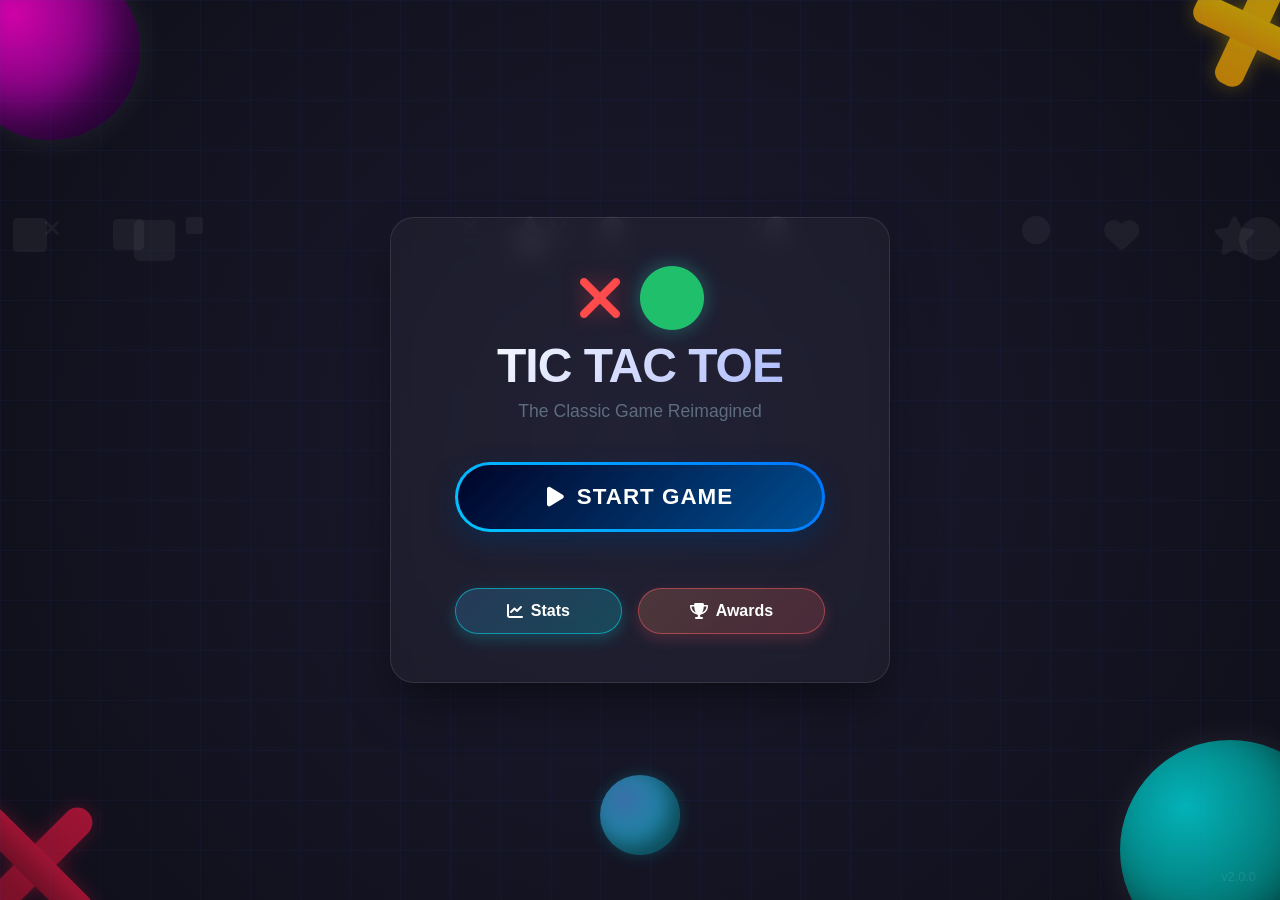
<file: index.html>
<!DOCTYPE html>
<html lang="en">
<head>
    <meta charset="UTF-8">
    <meta name="viewport" content="width=device-width, initial-scale=1.0">
    <meta name="description" content="Ultimate Tic Tac Toe Experience">
    <title>Tic Tac Toe - Ultimate</title>
    <link rel="stylesheet" href="https://cdnjs.cloudflare.com/ajax/libs/font-awesome/6.4.0/css/all.min.css">
    <link rel="stylesheet" href="css/style.css">
    <style>
        /* Modern Isometric & Neon Styling for Landing Page */
        html, body {
            margin: 0;
            padding: 0;
            width: 100%;
            height: 100%;
            overflow: hidden; /* Strictly prevent scroll */
        }
        
        .landing-container {
            position: relative;
            height: 100vh;
            width: 100vw;
            display: flex;
            flex-direction: column;
            justify-content: center;
            align-items: center;
            background: radial-gradient(circle at center, #1a1a2e 0%, #0f0f1a 100%);
            z-index: 1;
            overflow: hidden;
        }

        /* Animated Gradient Spheres */
        .gradient-sphere {
            position: absolute;
            border-radius: 50%;
            /* Removed heavy blur to make them look like 3D balls */
            z-index: -1; /* Strictly behind everything */
            opacity: 0.8;
            box-shadow: inset -25px -25px 40px rgba(0,0,0,0.5), 0 0 30px rgba(255,255,255,0.1);
            animation: floatSphere 12s infinite ease-in-out;
            pointer-events: none; /* Ensure they don't block clicks */
        }

        .sphere-1 {
            width: 180px;
            height: 180px;
            background: radial-gradient(circle at 30% 30%, #ff00cc, #330066); /* Pink/Purple 3D */
            top: -40px;
            left: -40px;
            animation-delay: 0s;
        }

        .sphere-2 {
            width: 220px;
            height: 220px;
            background: radial-gradient(circle at 30% 30%, #00dbde, #004d40); /* Teal/Dark Green 3D */
            bottom: -60px;
            right: -60px;
            animation-delay: -6s;
        }

        .sphere-cross {
            width: 150px;
            height: 150px;
            display: flex;
            align-items: center;
            justify-content: center;
            position: absolute;
            bottom: -40px; /* Pushed further down into corner */
            left: -40px;   /* Pushed further left */
            z-index: -1;
            opacity: 0.6;
            transform: rotate(45deg);
            animation: floatCross 15s infinite ease-in-out;
            pointer-events: none;
        }
        
        .sphere-cross::before, .sphere-cross::after {
            content: '';
            position: absolute;
            background: linear-gradient(to bottom, #ff1744, #b2102f);
            border-radius: 15px;
            box-shadow: 0 0 20px rgba(255, 23, 68, 0.4);
        }

        .sphere-cross-yellow {
            width: 120px;
            height: 120px;
            display: flex;
            align-items: center;
            justify-content: center;
            position: absolute;
            top: -30px;   /* Pushed further up into corner */
            right: -30px; /* Pushed further right */
            z-index: -1;
            opacity: 0.7;
            transform: rotate(25deg);
            animation: floatCrossRev 18s infinite ease-in-out;
            pointer-events: none;
        }

        .sphere-cross-yellow::before, .sphere-cross-yellow::after {
            content: '';
            position: absolute;
            background: linear-gradient(to bottom, #ffcc00, #ffaa00);
            border-radius: 12px;
            box-shadow: 0 0 20px rgba(255, 204, 0, 0.4);
        }
        
        .sphere-cross-yellow::before, .sphere-cross::before { width: 30px; height: 100%; }
        .sphere-cross-yellow::after, .sphere-cross::after { width: 100%; height: 30px; }

        /* Small 3D Animated Circle */
        .sphere-small-blue {
            width: 80px;
            height: 80px;
            position: absolute;
            bottom: 5%; /* Moved to very bottom */
            left: 50%; /* Centered horizontally */
            transform: translateX(-50%); /* Center alignment */
            background: radial-gradient(circle at 30% 30%, #4facfe, #00f2fe);
            border-radius: 50%;
            z-index: -1;
            opacity: 0.6;
            box-shadow: inset -10px -10px 20px rgba(0,0,0,0.5), 0 0 15px rgba(0, 242, 254, 0.3);
            animation: floatSmall 6s infinite ease-in-out;
            pointer-events: none;
        }

        @keyframes floatSphere {
            0%, 100% { transform: translateY(0) scale(1); }
            50% { transform: translateY(20px) scale(1.05); }
        }
        
        @keyframes floatSmall {
            0%, 100% { transform: translateX(-50%) translateY(0) scale(1); }
            50% { transform: translateX(-50%) translateY(-15px) scale(0.9); }
        }

        @keyframes floatCross {
            0%, 100% { transform: rotate(45deg) translateY(0); }
            50% { transform: rotate(55deg) translateY(-20px); }
        }

        @keyframes floatCrossRev {
            0%, 100% { transform: rotate(25deg) translateY(0); }
            50% { transform: rotate(15deg) translateY(20px); }
        }

        /* Animated Background Grid */
        .bg-grid {
            position: absolute;
            top: 0;
            left: 0;
            width: 100%;
            height: 100%;
            background-image: 
                linear-gradient(rgba(67, 97, 238, 0.1) 1px, transparent 1px),
                linear-gradient(90deg, rgba(67, 97, 238, 0.1) 1px, transparent 1px);
            background-size: 50px 50px;
            perspective: 500px;
            transform-style: preserve-3d;
            animation: gridMove 20s linear infinite;
            z-index: -1;
            opacity: 0.5;
        }

        @keyframes gridMove {
            0% { transform: perspective(500px) rotateX(60deg) translateY(0); }
            100% { transform: perspective(500px) rotateX(60deg) translateY(50px); }
        }

        /* Floating Symbols Background */
        .floating-symbol {
            position: absolute;
            font-size: 2rem;
            color: rgba(255, 255, 255, 0.05);
            animation: floatSymbol 10s infinite linear;
            z-index: 0;
        }

        @keyframes floatSymbol {
             0% { transform: translateY(110vh) rotate(0deg); opacity: 0; }
             10% { opacity: 0.2; }
             90% { opacity: 0.2; }
             100% { transform: translateY(-10vh) rotate(360deg); opacity: 0; }
        }

        /* Main Content Card */
        .hero-card {
            background: rgba(255, 255, 255, 0.03);
            backdrop-filter: blur(10px);
            padding: 3rem 4rem;
            border-radius: 24px;
            border: 1px solid rgba(255, 255, 255, 0.1);
            text-align: center;
            box-shadow: 0 25px 50px -12px rgba(0, 0, 0, 0.5);
            animation: cardEntrance 1s ease-out;
            max-width: 90%;
            width: 500px;
            position: relative; /* Ensure stacking context */
            z-index: 10; /* Keep above background elements */
        }

        @keyframes cardEntrance {
            from { transform: translateY(50px); opacity: 0; }
            to { transform: translateY(0); opacity: 1; }
        }

        .game-logo {
            font-size: 4rem;
            margin-bottom: 0.5rem;
            display: flex;
            justify-content: center;
            gap: 1rem;
        }

        .logo-x { color: var(--accent-x); text-shadow: 0 0 20px rgba(230, 57, 70, 0.4); animation: pulse 2s infinite; }
        .logo-o { color: var(--accent-o); text-shadow: 0 0 20px rgba(46, 196, 182, 0.4); animation: pulse 2s infinite 1s; }

        @keyframes pulse {
            0%, 100% { transform: scale(1); filter: brightness(1); }
            50% { transform: scale(1.1); filter: brightness(1.3); }
        }

        .game-title-main {
            font-size: 3rem;
            font-weight: 800;
            background: linear-gradient(135deg, #fff 0%, #a5b4fc 100%);
            -webkit-background-clip: text;
            -webkit-text-fill-color: transparent;
            margin-bottom: 0.5rem;
            letter-spacing: -1px;
        }

        .game-subtitle {
            color: var(--text-secondary);
            font-size: 1.1rem;
            margin-bottom: 2.5rem;
        }

        /* Interactive Play Button */
        .action-container {
            position: relative;
            margin-bottom: 2rem;
        }

        .cta-btn {
            background: linear-gradient(135deg, #000428, #004e92) padding-box,
                        linear-gradient(45deg, #00c6ff, #0072ff) border-box; /* Dark Navy Gradient content, Bright Border */
            color: white;
            border: 3px solid transparent; /* Required for gradient border trick */
            padding: 1.2rem 3.5rem;
            font-size: 1.4rem;
            border-radius: 50px;
            cursor: pointer;
            font-weight: 700;
            box-shadow: 0 10px 25px rgba(0, 50, 100, 0.5);
            transition: all 0.5s;
            display: flex;
            align-items: center;
            justify-content: center;
            gap: 12px;
            width: 100%;
            position: relative;
            z-index: 2;
            text-transform: uppercase;
            letter-spacing: 1px;
        }

        .cta-btn:hover {
            background: linear-gradient(135deg, #004e92, #000428) padding-box,
                        linear-gradient(45deg, #00f2fe, #4facfe) border-box;
            color: #ffffff;
            text-decoration: none;
            transform: translateY(-4px) scale(1.02);
            box-shadow: 0 15px 35px rgba(0, 100, 200, 0.4), 0 0 20px rgba(0, 198, 255, 0.4);
        }

        .cta-btn:active {
            transform: translateY(1px);
        }

        /* Progress Bar hidden by default */
        .loader-wrapper {
            margin-top: 1.5rem;
            width: 100%;
            height: 0;
            opacity: 0;
            overflow: hidden;
            transition: all 0.4s ease;
        }
        
        .loader-wrapper.active {
            height: 40px;
            opacity: 1;
        }

        .progress-track {
            width: 100%;
            height: 8px;
            background: rgba(255,255,255,0.1);
            border-radius: 4px;
            overflow: hidden;
            position: relative;
        }

        .progress-bar {
            width: 0%;
            height: 100%;
            background: linear-gradient(90deg, var(--accent-win), var(--accent-primary));
            box-shadow: 0 0 10px rgba(6, 214, 160, 0.5);
            border-radius: 4px;
            transition: width 0.1s linear;
        }

        .progress-text {
            display: flex;
            justify-content: space-between;
            font-size: 0.85rem;
            color: var(--text-secondary);
            margin-top: 8px;
            font-weight: 500;
        }

        /* Footer Menu */
        .footer-menu {
            display: flex;
            justify-content: center;
            gap: 1rem;
            margin-top: 2rem;
            flex-wrap: wrap; /* Allow wrapping on small screens */
            width: 100%;
        }
        
        .menu-item {
            text-decoration: none;
            font-size: 1rem; /* Slightly reduced font size */
            font-weight: 600;
            transition: all 0.3s ease;
            display: flex;
            align-items: center;
            justify-content: center; /* Center content */
            gap: 8px; /* Slightly reduced gap */
            padding: 0.8rem 1.5rem;
            border-radius: 50px;
            color: white;
            position: relative;
            overflow: hidden;
            z-index: 1;
            white-space: nowrap; /* Prevent text wrapping */
            flex: 1 1 auto; /* Allow buttons to grow/shrink properly */
            min-width: 120px; /* Minimum width to ensure text fits */
            max-width: 200px; /* Maximum width */
        }

        .btn-stats {
            background: linear-gradient(135deg, rgba(79, 172, 254, 0.2) 0%, rgba(0, 242, 254, 0.2) 100%);
            border: 1px solid rgba(0, 242, 254, 0.5);
            box-shadow: 0 5px 15px rgba(0, 242, 254, 0.2);
        }

        .btn-awards {
            background: linear-gradient(135deg, rgba(255, 153, 102, 0.2) 0%, rgba(255, 94, 98, 0.2) 100%);
            border: 1px solid rgba(255, 94, 98, 0.5);
            box-shadow: 0 5px 15px rgba(255, 94, 98, 0.2);
        }
        
        .menu-item:hover {
            transform: translateY(-3px);
            text-decoration: none;
            color: white;
        }

        .btn-stats:hover {
            background: linear-gradient(135deg, #4facfe 0%, #00f2fe 100%);
            box-shadow: 0 8px 25px rgba(0, 242, 254, 0.6);
            border-color: transparent;
        }

        .btn-awards:hover {
            background: linear-gradient(135deg, #FF9966 0%, #FF5E62 100%);
            box-shadow: 0 8px 25px rgba(255, 94, 98, 0.6);
            border-color: transparent;
        }
        
        .version {
            position: absolute;
            bottom: 1rem;
            right: 1.5rem;
            color: rgba(255,255,255,0.1);
            font-size: 0.8rem;
        }
    </style>
</head>
<body>

    <div class="landing-container">
        <!-- Animated Background Elements: Spheres & Crosses -->
        <div class="gradient-sphere sphere-1"></div>
        <div class="gradient-sphere sphere-2"></div>
        <div class="sphere-cross"></div>
        <div class="sphere-cross-yellow"></div>
        <div class="sphere-small-blue"></div>

        <!-- Animated Background Elements -->
        <div class="bg-grid"></div>
        <div id="floatingSymbols"></div>

        <div class="hero-card">
            <div class="game-logo">
                <i class="fas fa-times logo-x"></i>
                <i class="fas fa-circle logo-o"></i>
            </div>
            
            <h1 class="game-title-main">TIC TAC TOE</h1>
            <p class="game-subtitle">The Classic Game Reimagined</p>

            <div class="action-container">
                <button id="playBtn" class="cta-btn">
                    <i class="fas fa-play"></i> START GAME
                </button>
                
                <div class="loader-wrapper" id="loaderWrapper">
                    <div class="progress-track">
                        <div class="progress-bar" id="progressBar"></div>
                    </div>
                    <div class="progress-text">
                        <span>Loading assets...</span>
                        <span id="progressPercent">0%</span>
                    </div>
                </div>
            </div>

            <div class="footer-menu">
                <a href="stats.html" class="menu-item btn-stats"><i class="fas fa-chart-line"></i> Stats</a>
                <a href="achievements.html" class="menu-item btn-awards"><i class="fas fa-trophy"></i> Awards</a>
            </div>
        </div>
        
        <div class="version">v2.0.0</div>
    </div>

    <script src="js/theme.js"></script>
    <script>
        // Generate Floating Symbols
        const symbolsContainer = document.getElementById('floatingSymbols');
        const symbols = ['fa-times', 'fa-circle', 'fa-square', 'fa-star', 'fa-heart'];
        
        for(let i=0; i<15; i++) {
            const sym = document.createElement('i');
            sym.className = `fas ${symbols[Math.floor(Math.random() * symbols.length)]} floating-symbol`;
            sym.style.left = `${Math.random() * 100}%`;
            sym.style.animationDuration = `${Math.random() * 10 + 10}s`; // 10-20s
            sym.style.animationDelay = `${Math.random() * 5}s`;
            sym.style.fontSize = `${Math.random() * 2 + 1}rem`;
            symbolsContainer.appendChild(sym);
        }

        // Logic for Play Button
        const playBtn = document.getElementById('playBtn');
        const loaderWrapper = document.getElementById('loaderWrapper');
        const progressBar = document.getElementById('progressBar');
        const progressPercent = document.getElementById('progressPercent');

        playBtn.addEventListener('click', () => {
             // 1. Change UI state
             playBtn.style.transform = 'scale(0.95)';
             playBtn.style.opacity = '0.5';
             playBtn.style.pointerEvents = 'none';
             playBtn.innerHTML = '<i class="fas fa-spinner fa-spin"></i> INITIALIZING...';
             
             loaderWrapper.classList.add('active');

             // 2. Run Progress Logic (0-100% in 5s)
             let progress = 0;
             const duration = 5000;
             const stepTime = 50;
             const steps = duration / stepTime; // 100 steps
             const increment = 100 / steps; 

             const timer = setInterval(() => {
                 progress += increment;
                 if(progress >= 100) {
                     progress = 100;
                     clearInterval(timer);
                     progressBar.style.width = '100%';
                     progressPercent.textContent = '100%';
                     
                     // 3. Redirect
                     setTimeout(() => {
                         window.location.href = 'setup.html';
                     }, 400);
                 } else {
                     progressBar.style.width = `${progress}%`;
                     progressPercent.textContent = `${Math.round(progress)}%`;
                 }
             }, stepTime);
        });
    </script>
</body>
</html>
</file>
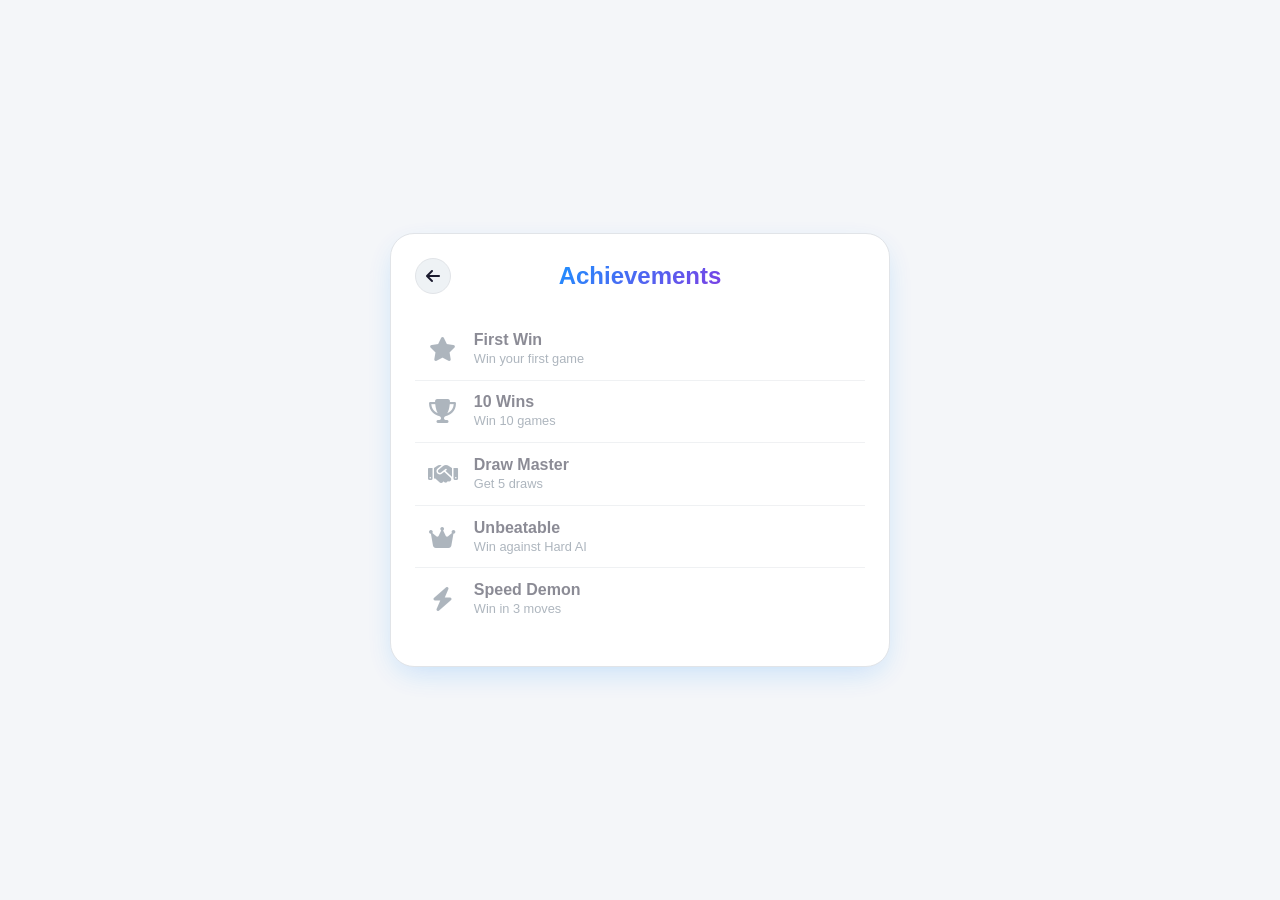
<file: achievements.html>
<!DOCTYPE html>
<html lang="en">
<head>
    <meta charset="UTF-8">
    <meta name="viewport" content="width=device-width, initial-scale=1.0">
    <title>Tic Tac Toe - Achievements</title>
    <link rel="stylesheet" href="https://cdnjs.cloudflare.com/ajax/libs/font-awesome/6.4.0/css/all.min.css">
    <link rel="stylesheet" href="css/style.css">
</head>
<body>
    <div class="app-container">
        <header class="game-header">
            <a href="index.html" class="nav-btn"><i class="fas fa-arrow-left"></i></a>
            <h1 class="game-title">Achievements</h1>
            <div style="width: 36px;"></div> 
        </header>

        <div class="achievements-list" id="achievementsList">
            <!-- Populated via JS -->
        </div>
    </div>

    <script src="js/state.js"></script>
    <script src="js/theme.js"></script>
    <script>
        document.addEventListener('DOMContentLoaded', () => {
            const state = new GameState();
            const list = document.getElementById('achievementsList');
            
            list.innerHTML = state.state.achievements.map(a => `
                <div class="achievement-item ${a.unlocked ? 'unlocked' : 'locked'}">
                    <i class="fas ${a.icon}" style="color: ${a.unlocked ? 'var(--accent-primary)' : 'var(--text-secondary)'}"></i>
                    <div class="achievement-info">
                        <span class="achievement-name">${a.name} ${a.unlocked ? '<i class="fas fa-check" style="font-size: 0.8rem; color: var(--accent-win);"></i>' : ''}</span>
                        <span class="achievement-desc">${a.desc}</span>
                    </div>
                </div>
            `).join('');
        });
    </script>
</body>
</html>
</file>
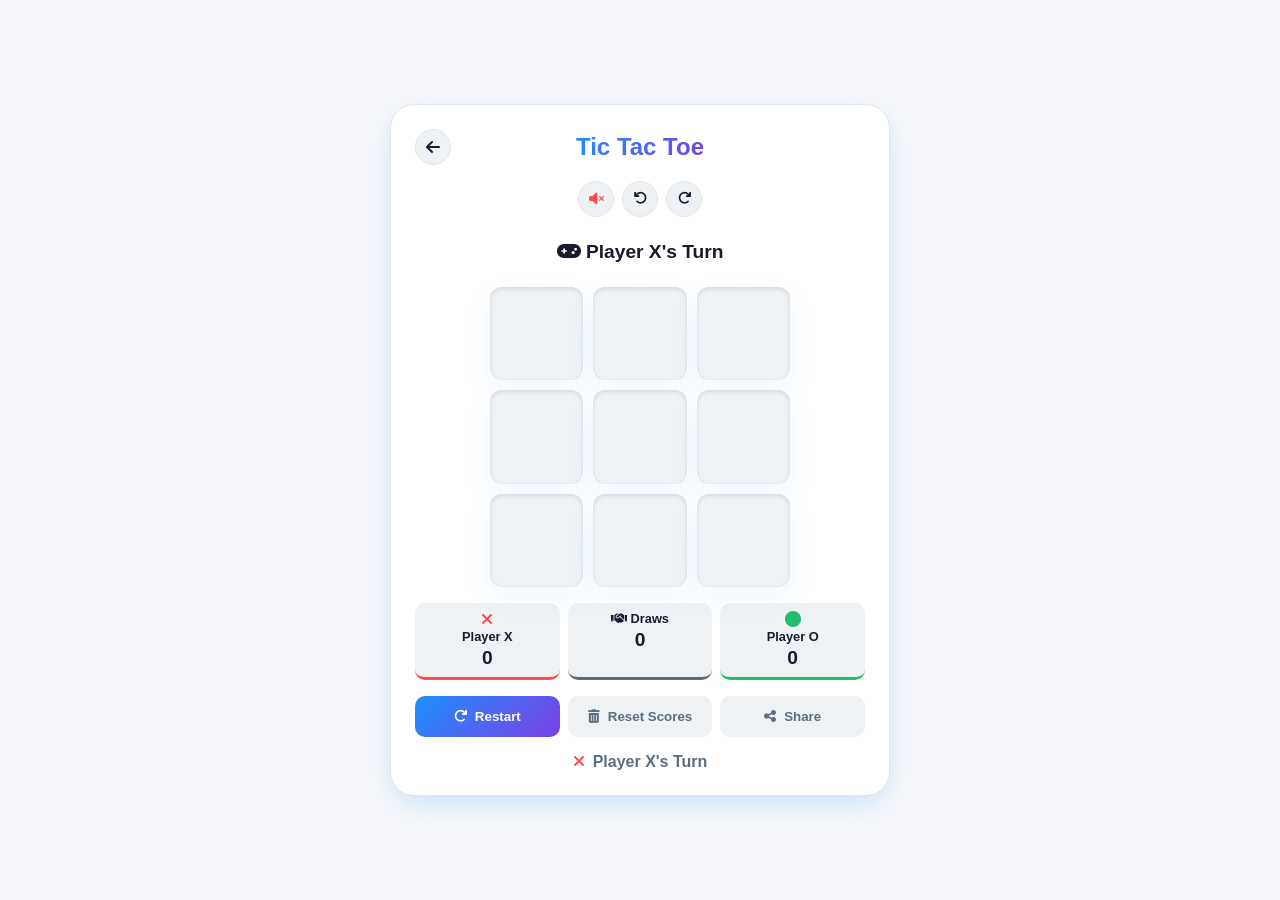
<file: play.html>
<!DOCTYPE html>
<html lang="en">
<head>
    <meta charset="UTF-8">
    <meta name="viewport" content="width=device-width, initial-scale=1.0">
    <title>Playing Tic Tac Toe</title>
    <link rel="stylesheet" href="https://cdnjs.cloudflare.com/ajax/libs/font-awesome/6.4.0/css/all.min.css">
    <link rel="stylesheet" href="css/style.css">
</head>
<body>
    <div class="app-container">
        <header class="game-header">
            <a href="setup.html" class="nav-btn"><i class="fas fa-arrow-left"></i></a>
            <h1 class="game-title">
                Tic Tac Toe
            </h1>
            <div style="width: 36px;"></div> 
        </header>

        <div class="top-controls">
            <button class="sound-btn" id="soundToggle" aria-label="Toggle sound">
                <i class="fas fa-volume-up" id="soundIcon"></i>
            </button>
            <button class="icon-btn" id="undoBtn" aria-label="Undo" title="Undo">
                <i class="fas fa-undo"></i>
            </button>
            <button class="icon-btn" id="redoBtn" aria-label="Redo" title="Redo">
                <i class="fas fa-redo"></i>
            </button>
        </div>

        <section class="tournament-info" id="tournamentInfo" style="display:none; text-align: center; margin-bottom: 1rem; background: var(--bg-tertiary); padding: 0.5rem; border-radius: 8px;">
            <span id="tournamentRound" style="font-weight: bold;">Round 1</span>
            <div>
               <span id="tourneyScoreX">X: 0</span> - <span id="tourneyScoreO">O: 0</span>
               <span style="font-size: 0.8rem; color: var(--text-secondary); margin-left: 0.5rem;">(Best of <span id="bestOfVal">3</span>)</span>
            </div>
        </section>

        <div class="game-status" id="gameStatus"><i class="fas fa-gamepad"></i> Game Starting...</div>

        <main class="game-board-container">
            <div class="game-board" id="gameBoard">
                <button class="cell" data-index="0"></button>
                <button class="cell" data-index="1"></button>
                <button class="cell" data-index="2"></button>
                <button class="cell" data-index="3"></button>
                <button class="cell" data-index="4"></button>
                <button class="cell" data-index="5"></button>
                <button class="cell" data-index="6"></button>
                <button class="cell" data-index="7"></button>
                <button class="cell" data-index="8"></button>
            </div>
            <div class="ai-loading" id="aiLoading">
                <span class="thinking-dots"><span></span><span></span><span></span></span>
            </div>
        </main>

        <section class="scoreboard">
            <div class="score-card x-score">
                <span class="player-icon" id="scoreIconX"><i class="fas fa-times"></i></span>
                <span class="score-label" id="scoreLabelX">Player X</span>
                <span class="score-value" id="xScore">0</span>
            </div>
            <div class="score-card draw-score">
                <span class="score-label"><i class="fas fa-handshake"></i> Draws</span>
                <span class="score-value" id="drawScore">0</span>
            </div>
            <div class="score-card o-score">
                <span class="player-icon" id="scoreIconO"><i class="fas fa-circle"></i></span>
                <span class="score-label" id="scoreLabelO">Player O</span>
                <span class="score-value" id="oScore">0</span>
            </div>
        </section>

        <div class="control-buttons">
            <button class="control-btn restart-btn" id="restartBtn">
                <i class="fas fa-redo"></i> Restart
            </button>
            <button class="control-btn reset-btn" id="resetBtn">
                <i class="fas fa-trash-alt"></i> Reset Scores
            </button>
            <button class="control-btn share-btn" id="shareBtn" style="background: var(--bg-tertiary); color: var(--text-secondary);">
                <i class="fas fa-share-alt"></i> Share
            </button>
        </div>

        <div class="current-player" id="currentPlayerIndicator">
            <span class="current-icon" id="currentPlayerIcon"><i class="fas fa-times"></i></span>
            <span id="currentPlayerText">Player X's Turn</span>
        </div>
    </div>

    <!-- Modal -->
    <div class="modal" id="gameModal">
        <div class="modal-content">
            <div class="modal-icon" id="modalIcon"><i class="fas fa-trophy"></i></div>
            <h2 class="modal-title" id="modalTitle">Game Over!</h2>
            <p class="modal-message" id="modalMessage">Player X Wins!</p>
            <button class="modal-btn" id="modalBtn"><i class="fas fa-play"></i> Play Again</button>
        </div>
    </div>

    <!-- Confirmation Modal -->
    <div class="modal" id="confirmModal">
        <div class="modal-content">
            <div class="modal-icon" style="color: var(--accent-x);"><i class="fas fa-exclamation-triangle"></i></div>
            <h2 class="modal-title">Reset Scores?</h2>
            <p class="modal-message">Are you sure you want to reset all scores? This cannot be undone.</p>
            <div style="display: flex; gap: 1rem; justify-content: center; margin-top: 1.5rem;">
                <button class="modal-btn" id="confirmCancelBtn" style="background: var(--bg-tertiary); color: var(--text-primary);">Cancel</button>
                <button class="modal-btn" id="confirmYesBtn" style="background: var(--accent-x);">Yes, Reset</button>
            </div>
        </div>
    </div>

    <div class="achievement-toast" id="achievementToast">
        <i class="fas fa-trophy"></i>
        <span id="achievementText">Achievement Unlocked!</span>
    </div>

    <script src="js/state.js"></script>
    <script src="js/game-core.js"></script>
    <script src="js/theme.js"></script>
    <script src="js/ui.js"></script>
    <!-- Use inline script to initialize to ensure order or create separate main.js -->
    <!-- I'll put initialization in game.js which I referenced above -->
    <!-- Wait, I didn't include game.js above. -->
    <script>
        // Inline game controller logic from previous step, or load from file
        // I prefer loading from file.
    </script>
    <script src="js/game.js"></script>
</body>
</html>
</file>
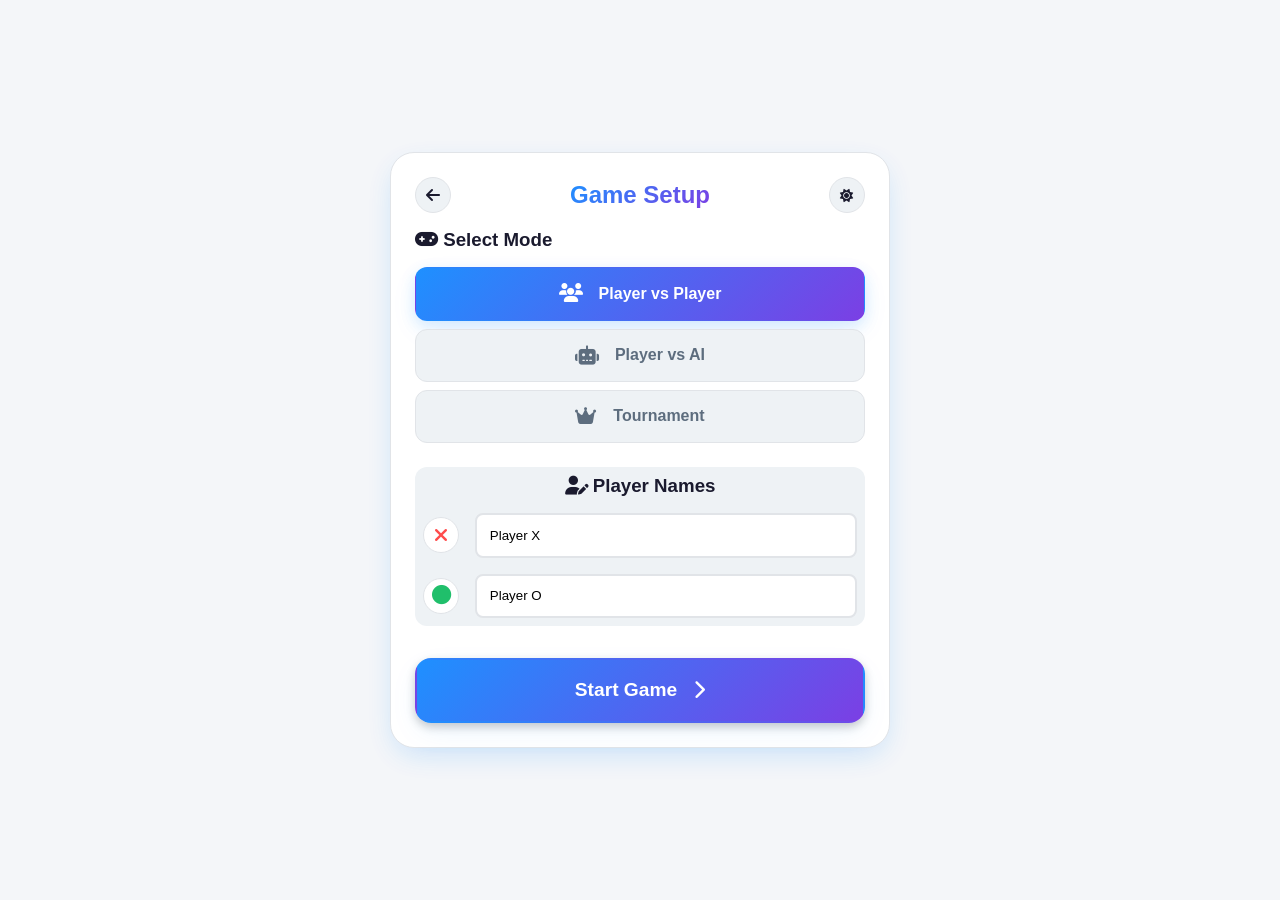
<file: setup.html>
<!DOCTYPE html>
<html lang="en">
<head>
    <meta charset="UTF-8">
    <meta name="viewport" content="width=device-width, initial-scale=1.0">
    <title>Game Setup - Tic Tac Toe</title>
    <link rel="stylesheet" href="https://cdnjs.cloudflare.com/ajax/libs/font-awesome/6.4.0/css/all.min.css">
    <link rel="stylesheet" href="css/style.css">
</head>
<body>
    <div class="app-container">
        <header class="game-header">
            <a href="index.html" class="nav-btn"><i class="fas fa-arrow-left"></i></a>
            <h1 class="game-title">Game Setup</h1>
            <div class="theme-wrapper">
                <button class="theme-toggle" id="themeToggle" title="Switch Theme">
                    <i class="fas fa-moon"></i>
                </button>
            </div>
        </header>

        <section class="mode-selection" id="modeSection">
            <h3><i class="fas fa-gamepad"></i> Select Mode</h3>
            <div class="mode-buttons" style="margin-top: 1rem;">
                <button class="mode-btn active" data-mode="pvp">
                    <i class="fas fa-users"></i> Player vs Player
                </button>
                <button class="mode-btn" data-mode="ai">
                    <i class="fas fa-robot"></i> Player vs AI
                </button>
                <button class="mode-btn" data-mode="tournament" id="tournamentBtn">
                    <i class="fas fa-crown"></i> Tournament
                </button>
            </div>
            
            <div id="tournamentSettings" style="display:none; margin-top: 1rem; padding: 1rem; background: var(--bg-tertiary); border-radius: 8px;">
                <label style="display:block; margin-bottom: 0.5rem; font-weight: 600;">Best of:</label>
                <div class="best-of-selector">
                    <button class="best-of-btn active" data-best="3">3</button>
                    <button class="best-of-btn" data-best="5">5</button>
                </div>
            </div>
        </section>

        <section class="player-names" id="namesSection" style="margin-top: 1.5rem; flex-direction: column; gap: 1rem;">
            <h3><i class="fas fa-user-edit"></i> Player Names</h3>
            
            <div style="width: 100%; display: flex; align-items: center; gap: 1rem;">
                <button class="avatar-btn" id="avatarXBtn"><i class="fas fa-times"></i></button>
                <input type="text" id="playerXName" placeholder="Player X" maxlength="12" style="flex: 1; padding: 0.8rem; border-radius: 8px; border: 2px solid var(--border-color);">
            </div>

            <div style="width: 100%; display: flex; align-items: center; gap: 1rem;">
                <button class="avatar-btn" id="avatarOBtn"><i class="fas fa-circle"></i></button>
                <input type="text" id="playerOName" placeholder="Player O" maxlength="12" style="flex: 1; padding: 0.8rem; border-radius: 8px; border: 2px solid var(--border-color);">
            </div>
        </section>

        <section class="difficulty-selection" id="difficultySection" style="display: none; margin-top: 1.5rem;">
            <h3><i class="fas fa-brain"></i> AI Difficulty</h3>
            <div class="difficulty-buttons" style="margin-top: 0.5rem;">
                <button class="diff-btn" data-difficulty="easy"><i class="fas fa-smile"></i> Easy</button>
                <button class="diff-btn active" data-difficulty="medium"><i class="fas fa-meh"></i> Medium</button>
                <button class="diff-btn" data-difficulty="hard"><i class="fas fa-frown"></i> Hard</button>
            </div>
        </section>

        <div style="margin-top: 2rem;">
            <button id="startGameBtn" class="menu-btn primary" style="width: 100%; justify-content: center;">
                Start Game <i class="fas fa-chevron-right"></i>
            </button>
        </div>

        <!-- Avatar Modal -->
        <div class="modal" id="avatarModal">
            <div class="modal-content small">
                <h3 class="modal-title"><i class="fas fa-user-circle"></i> Choose Avatar</h3>
                <div class="avatar-grid" id="avatarGrid"></div>
                <button class="modal-btn" id="closeAvatarModal"><i class="fas fa-times"></i> Cancel</button>
            </div>
        </div>
    </div>

    <script src="js/state.js"></script>
    <script src="js/theme.js"></script>
    <script src="js/ui.js"></script>
    <script>
        // Setup Logic
        document.addEventListener('DOMContentLoaded', () => {
            const modeBtns = document.querySelectorAll('.mode-btn');
            const diffSection = document.getElementById('difficultySection');
            const diffBtns = document.querySelectorAll('.diff-btn');
            const startBtn = document.getElementById('startGameBtn');
            const pXInput = document.getElementById('playerXName');
            const pOInput = document.getElementById('playerOName');
            const tourneySettings = document.getElementById('tournamentSettings');
            const bestOfBtns = document.querySelectorAll('.best-of-btn');
            
            let currentMode = 'pvp';
            let currentDiff = 'medium';
            let currentBestOf = 3;
            let avatars = { X: 'fa-times', O: 'fa-circle' };
            const state = new GameState();

            // Load saved
            const savedState = state.state;
            pXInput.value = savedState.players.x.name;
            pOInput.value = savedState.players.o.name;
            avatars = { X: savedState.players.x.avatar, O: savedState.players.o.avatar };
            updateAvatar(savedState.players.x.avatar, 'X');
            updateAvatar(savedState.players.o.avatar, 'O');

            modeBtns.forEach(btn => {
                btn.addEventListener('click', () => {
                    if(btn.disabled) return;
                    modeBtns.forEach(b => b.classList.remove('active'));
                    btn.classList.add('active');
                    currentMode = btn.dataset.mode;
                    
                    // Reset sections
                    diffSection.style.display = 'none';
                    tourneySettings.style.display = 'none';
                    pOInput.disabled = false;
                    if(pOInput.value === 'AI Bot') pOInput.value = savedState.players.o.name || 'Player O';

                    if(currentMode === 'ai') {
                        diffSection.style.display = 'block';
                        pOInput.value = 'AI Bot';
                        pOInput.disabled = true;
                    } else if(currentMode === 'tournament') {
                        tourneySettings.style.display = 'block';
                    }
                });
            });

            bestOfBtns.forEach(btn => {
                btn.addEventListener('click', () => {
                    bestOfBtns.forEach(b => b.classList.remove('active'));
                    btn.classList.add('active');
                    currentBestOf = parseInt(btn.dataset.best);
                });
            });

            diffBtns.forEach(btn => {
                btn.addEventListener('click', () => {
                    diffBtns.forEach(b => b.classList.remove('active'));
                    btn.classList.add('active');
                    currentDiff = btn.dataset.difficulty;
                });
            });

            // Avatar Logic
            const avatarModal = document.getElementById('avatarModal');
            const avatarGrid = document.getElementById('avatarGrid');
            const closeAvatar = document.getElementById('closeAvatarModal');
            let pickingFor = 'X';

            const avatarIcons = [
                'fa-times', 'fa-circle', 'fa-star', 'fa-heart', 'fa-bolt', 'fa-fire',
                'fa-gem', 'fa-crown', 'fa-diamond', 'fa-dragon', 'fa-ghost', 'fa-robot'
            ];

            avatarGrid.innerHTML = avatarIcons.map(icon => 
                `<button class="avatar-option" data-avatar="${icon}">
                    <i class="fas ${icon}"></i>
                </button>`
            ).join('');

            avatarGrid.querySelectorAll('.avatar-option').forEach(btn => {
                btn.addEventListener('click', () => {
                    const icon = btn.dataset.avatar;
                    avatars[pickingFor] = icon;
                    updateAvatar(icon, pickingFor);
                    avatarModal.classList.remove('show');
                });
            });

            document.getElementById('avatarXBtn').addEventListener('click', () => {
                pickingFor = 'X';
                avatarModal.classList.add('show');
            });

            document.getElementById('avatarOBtn').addEventListener('click', () => {
                pickingFor = 'O';
                avatarModal.classList.add('show');
            });

            closeAvatar.addEventListener('click', () => avatarModal.classList.remove('show'));

            function updateAvatar(icon, player) {
                const btn = document.getElementById(player === 'X' ? 'avatarXBtn' : 'avatarOBtn');
                btn.innerHTML = `<i class="fas ${icon}" class="avatar ${player.toLowerCase()}"></i>`;
                if(player === 'X') btn.querySelector('i').style.color = 'var(--accent-x)';
                else btn.querySelector('i').style.color = 'var(--accent-o)';
            }


            startBtn.addEventListener('click', () => {
                state.set('gameMode', currentMode);
                state.set('difficulty', currentDiff);
                state.state.players.x.name = pXInput.value || 'Player X';
                state.state.players.o.name = pOInput.value || 'Player O';
                state.state.players.x.avatar = avatars.X;
                state.state.players.o.avatar = avatars.O;
                // Save tournament settings
                state.state.tournament = { bestOf: currentBestOf, round: 1, wins: { x: 0, o: 0 } };
                state.save();
                window.location.href = 'play.html';
            });
        });
    </script>

    <script src="js/theme.js"></script>
</body>
</html>
</file>
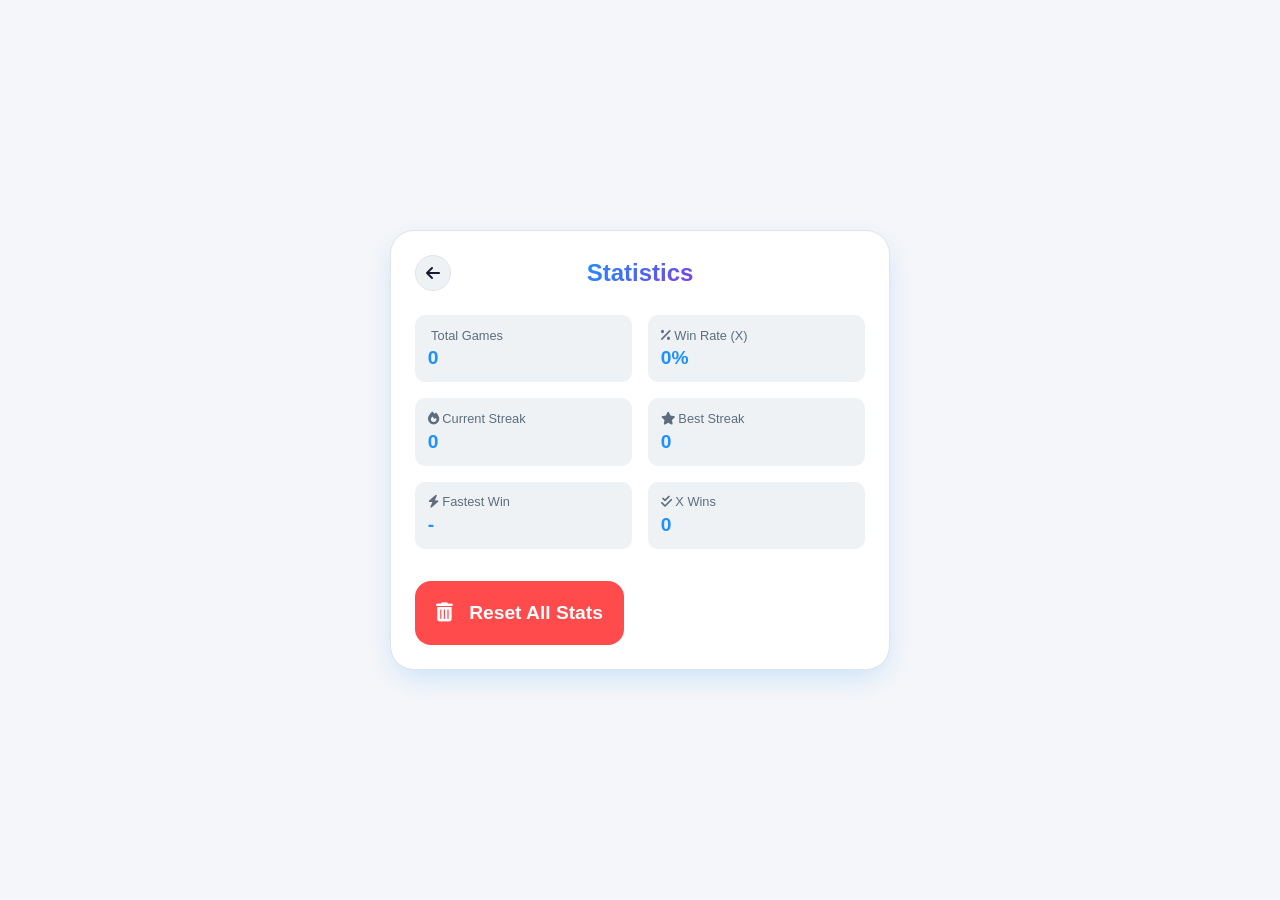
<file: stats.html>
<!DOCTYPE html>
<html lang="en">
<head>
    <meta charset="UTF-8">
    <meta name="viewport" content="width=device-width, initial-scale=1.0">
    <title>Tic Tac Toe - Statistics</title>
    <link rel="stylesheet" href="https://cdnjs.cloudflare.com/ajax/libs/font-awesome/6.4.0/css/all.min.css">
    <link rel="stylesheet" href="css/style.css">
</head>
<body>
    <div class="app-container">
        <header class="game-header">
            <a href="index.html" class="nav-btn"><i class="fas fa-arrow-left"></i></a>
            <h1 class="game-title">Statistics</h1>
            <div style="width: 36px;"></div> 
        </header>

        <div class="stats-grid">
            <div class="stat-item">
                <div class="stat-label"><i class="fas fa-games"></i> Total Games</div>
                <div class="stat-value" id="statTotal">0</div>
            </div>
            <div class="stat-item">
                <div class="stat-label"><i class="fas fa-percentage"></i> Win Rate (X)</div>
                <div class="stat-value" id="statWinRate">0%</div>
            </div>
            <div class="stat-item">
                <div class="stat-label"><i class="fas fa-fire"></i> Current Streak</div>
                <div class="stat-value" id="statStreak">0</div>
            </div>
            <div class="stat-item">
                <div class="stat-label"><i class="fas fa-star"></i> Best Streak</div>
                <div class="stat-value" id="statBestStreak">0</div>
            </div>
            <div class="stat-item">
                <div class="stat-label"><i class="fas fa-bolt"></i> Fastest Win</div>
                <div class="stat-value" id="statFastest">-</div>
            </div>
            <div class="stat-item">
                <div class="stat-label"><i class="fas fa-check-double"></i> X Wins</div>
                <div class="stat-value" id="statXWins">0</div>
            </div>
        </div>

        <div style="text-align: center; margin-top: 2rem;">
            <button id="resetStatsBtn" class="menu-btn" style="background: var(--accent-x); color: white;">
                <i class="fas fa-trash-alt"></i> Reset All Stats
            </button>
        </div>
    </div>

    <script src="js/state.js"></script>
    <script src="js/theme.js"></script>
    <script>
        document.addEventListener('DOMContentLoaded', () => {
            const state = new GameState();
            const s = state.state.stats;
            
            document.getElementById('statTotal').textContent = s.totalGames;
            const winRate = s.totalGames > 0 ? Math.round((s.xWins / s.totalGames) * 100) : 0;
            document.getElementById('statWinRate').textContent = winRate + '%';
            document.getElementById('statStreak').textContent = s.currentStreak;
            document.getElementById('statBestStreak').textContent = s.bestStreak;
            document.getElementById('statFastest').textContent = s.fastestWin ? s.fastestWin + ' moves' : '-';
            document.getElementById('statXWins').textContent = s.xWins;

            document.getElementById('resetStatsBtn').addEventListener('click', () => {
                if(confirm('Are you sure you want to reset all game statistics? This cannot be undone.')) {
                    state.resetScores(); // Clean scores
                    state.state.stats = { 
                        totalGames: 0, xWins: 0, oWins: 0, draws: 0, 
                        currentStreak: 0, bestStreak: 0, fastestWin: null, perfectGames: 0 
                    };
                    state.save();
                    window.location.reload();
                }
            });
        });
    </script>
</body>
</html>
</file>
<file: css/style.css>
/* CSS Variables & Theme Engine */
:root {
    /* 1. Light Premium (Updated) - Clean, Modern, Gradient Accents */
    --bg-primary: #f4f6f9; /* Soft gray-white solid for clean look */
    --bg-secondary: #ffffff;
    --bg-tertiary: #eef2f5;
    
    --text-primary: #1a1a2e; /* Dark Navy-Black for high contrast */
    --text-secondary: #5d6d7e;
    
    /* Solid Colors for Fallbacks */
    --accent-primary: #1e90ff; 
    --accent-secondary: #7b3fe4;
    
    /* Premium Gradient Definitions */
    --accent-grad-primary: linear-gradient(135deg, #1e90ff 0%, #7b3fe4 100%); /* Blue to Purple */
    --accent-grad-x: linear-gradient(135deg, #ff4b4b 0%, #ff9068 100%); /* Red to Orange */
    --accent-grad-o: linear-gradient(135deg, #43e97b 0%, #38f9d7 100%); /* Green to Teal */
    --accent-grad-win: linear-gradient(135deg, #4facfe 0%, #00f2fe 100%);
    
    --accent-x: #ff4b4b;          
    --accent-o: #20bf6b;          
    --accent-win: #20bf6b;
    
    --shadow-color: rgba(30, 144, 255, 0.15); /* Soft Blue Shadow */
    --border-color: #e1e4e8;
    --card-glow: 0 10px 30px -5px rgba(30, 144, 255, 0.1);
    --btn-hover-transform: translateY(-2px);
    --font-heading: 'Segoe UI', sans-serif;
    --border-width: 1px;
    backdrop-filter: none;
}

/* 2. Dark Premium - Toxic Neon Gaming Theme (Updated with Gradient) */
body.dark {
    --bg-primary: #000000;
    --bg-secondary: #050505;
    --bg-tertiary: #0a0a0a;
    --text-primary: #e0ffe0;  /* Subtle pale green tint */
    --text-secondary: #80b380;
    
    --accent-primary: #00ff66;    /* Neon Green */
    --accent-secondary: #008f39;  /* Deep Green */
    
    --accent-x: #ff4b4b;          /* Bright Red */
    --accent-o: #00ff88;          /* Bright Green */
    --accent-win: #00ff88;
    
    /* Strong Neon Green Gradients */
    --accent-grad-primary: linear-gradient(135deg, #00ff66 0%, #008f39 100%);
    --accent-grad-x: linear-gradient(135deg, #ff4b4b 0%, #cc0000 100%);
    --accent-grad-o: linear-gradient(135deg, #00ff66 0%, #008f39 100%);
    --accent-grad-win: linear-gradient(135deg, #00ff66 0%, #008f39 100%);
    
    --shadow-color: rgba(0, 255, 102, 0.4);
    --border-color: #00ff66; /* Matching Green Border */
    --card-glow: 0 0 15px rgba(0, 255, 102, 0.3), inset 0 0 0 1px rgba(0, 255, 102, 0.6);
    --btn-hover-transform: scale(1.02);
    --border-width: 1px; /* Explicitly 1px */
}

/* 3. Neon Pulse (Mapped to Cyberpunk) - Futuristic, glowing, high energy */
/* 3. Neon Pulse (Mapped to Cyberpunk) - Futuristic, glowing, high energy */
body.cyberpunk {
    --bg-primary: #050505;
    --bg-secondary: #0a0a0a;
    --bg-tertiary: #141414;
    --text-primary: #ffffff;
    --text-secondary: #b3b3b3;
    --accent-primary: #d900ff;    /* Neon Purple */
    --accent-secondary: #00eaff;  /* Cyan */
    --accent-x: #ff0055;          /* Neon Red */
    --accent-o: #00ff99;          /* Neon Green */
    --accent-win: #00ff99;
    
    --accent-grad-primary: linear-gradient(135deg, #d900ff 0%, #00eaff 100%);
    --accent-grad-x: linear-gradient(135deg, #ff0055 0%, #ff0099 100%);
    --accent-grad-o: linear-gradient(135deg, #00ff99 0%, #00f2fe 100%);
    --accent-grad-win: linear-gradient(135deg, #00ff99 0%, #00f2fe 100%);
    
    --shadow-color: rgba(217, 0, 255, 0.25);
    --border-color: #333;
    --card-glow: 0 0 15px rgba(217, 0, 255, 0.15), inset 0 0 0 1px rgba(217, 0, 255, 0.3);
    --btn-hover-transform: scale(1.02);
}

/* 4. Royal Gold (Mapped to Ocean) - Luxury, deep navy with Gold Gradients */
body.ocean {
    --bg-primary: #0a192f;        
    --bg-secondary: #0d213d;      
    --bg-tertiary: #172a46;
    --text-primary: #e6f1ff;
    --text-secondary: #8892b0;
    
    --accent-primary: #ffd700;    /* Gold */
    --accent-secondary: #b8860b;  /* Dark Goldenrod */
    
    --accent-x: #ff6b6b;          /* Coral */
    --accent-o: #64ffda;          /* Teal */
    --accent-win: #ffd700;
    
    /* Rich Gold Gradients */
    --accent-grad-primary: linear-gradient(135deg, #ffd700 0%, #b8860b 100%);
    --accent-grad-x: linear-gradient(135deg, #ff6b6b 0%, #ee5253 100%);
    --accent-grad-o: linear-gradient(135deg, #64ffda 0%, #1dd1a1 100%);
    --accent-grad-win: linear-gradient(135deg, #ffd700 0%, #b8860b 100%);
    
    --shadow-color: rgba(212, 175, 55, 0.15); /* Soft Gold Shadow */
    --border-color: #ffd700;      /* Gold Borders */
    --card-glow: 0 0 15px rgba(255, 215, 0, 0.15), inset 0 0 0 1px rgba(255, 215, 0, 0.3);
    --btn-hover-transform: translateY(-2px);
    --border-width: 1px;
}

/* 5. Midnight Gradient (Replaces Pink) - Deep Dark Blue Premium */
body.gradient {
    --bg-primary: linear-gradient(135deg, #0f2027 0%, #203a43 50%, #2c5364 100%); /* Deep Blue Night Sky */
    --bg-secondary: rgba(15, 32, 39, 0.85); /* Dark Glass */
    --bg-tertiary: rgba(44, 83, 100, 0.5);
    
    --text-primary: #ffffff;
    --text-secondary: #b2bec3;
    
    /* Dark Blue Accent Base */
    --accent-primary: #004e92;    
    --accent-secondary: #000428; 
    
    --accent-x: #00d2ff;          /* Bright Blue X */
    --accent-o: #3a7bd5;          /* Soft Blue O */
    --accent-win: #00d2ff;
    
    /* Premium Blue Gradients */
    --accent-grad-primary: linear-gradient(135deg, #004e92 0%, #000428 100%);
    --accent-grad-x: linear-gradient(135deg, #00d2ff 0%, #3a7bd5 100%);
    --accent-grad-o: linear-gradient(135deg, #3a7bd5 0%, #00d2ff 100%);
    --accent-grad-win: linear-gradient(135deg, #00d2ff 0%, #3a7bd5 100%);
    
    --shadow-color: rgba(0, 0, 0, 0.6);
    --border-color: rgba(255, 255, 255, 0.15);
    --card-glow: 0 0 25px rgba(0, 210, 255, 0.15);
    --btn-hover-transform: translateY(-2px);
    --border-width: 1px;
    backdrop-filter: blur(8px);
}

/* Ensure Light Theme is explicit */
body.light {
     /* Inherits :root defaults */
}

* { margin: 0; padding: 0; box-sizing: border-box; }

.icon-text { font-size: 1rem; line-height: 1; }

html { font-size: 16px; }

body {
    font-family: 'Segoe UI', Arial, sans-serif;
    background: var(--bg-primary);
    color: var(--text-primary);
    min-height: 100vh;
    display: flex;
    justify-content: center;
    align-items: center;
    padding: 1rem;
    transition: background 0.3s, color 0.3s;
}

.app-container {
    width: 100%;
    max-width: 500px;
    background: var(--bg-secondary);
    border-radius: 24px;
    padding: 1.5rem;
    box-shadow: 0 25px 50px -12px var(--shadow-color);
    position: relative; /* For sub-pages */
    border: 1px solid var(--border-color); /* Added for theme adaptation */
    box-shadow: 0 10px 30px -10px var(--shadow-color), var(--card-glow); /* Enhanced shadow system */
    transition: all 0.3s cubic-bezier(0.4, 0, 0.2, 1); /* Smooth theme transition */
}

.game-header {
    display: flex;
    justify-content: space-between;
    align-items: center;
    margin-bottom: 1rem;
}

.game-title {
    font-size: 1.5rem;
    font-weight: 700;
    background: var(--accent-grad-primary);
    -webkit-background-clip: text;
    -webkit-text-fill-color: transparent;
    display: flex;
    align-items: center;
    gap: 0.5rem;
    cursor: pointer;
    text-decoration: none;
}

.title-icon:first-child { 
    background: var(--accent-grad-x);
    -webkit-background-clip: text;
    -webkit-text-fill-color: transparent; 
}

.title-icon:last-child { 
    background: var(--accent-grad-o);
    -webkit-background-clip: text;
    -webkit-text-fill-color: transparent; 
}


/* Theme Picker Dropdown Logic */
.theme-wrapper {
    position: relative;
    display: inline-block;
}

.theme-dropdown {
    position: absolute;
    top: 45px;
    right: 0;
    background: var(--bg-tertiary);
    border: 1px solid var(--border-color);
    border-radius: 12px;
    padding: 0.5rem;
    box-shadow: 0 5px 15px var(--shadow-color);
    min-width: 150px;
    opacity: 0;
    transform: translateY(-10px);
    pointer-events: none;
    transition: all 0.2s ease;
    z-index: 100;
}

.theme-dropdown.active {
    opacity: 1;
    transform: translateY(0);
    pointer-events: all;
}

.theme-option {
    display: flex;
    align-items: center;
    gap: 10px;
    padding: 0.6rem 1rem;
    cursor: pointer;
    border-radius: 8px;
    color: var(--text-primary);
    transition: background 0.2s;
    font-size: 0.9rem;
}

.theme-option:hover {
    background: var(--bg-primary);
    color: var(--accent-primary);
}

.theme-option.selected {
    background: var(--accent-primary);
    color: white;
}

.theme-toggle, .sound-btn, .icon-btn, .nav-btn {
    width: 36px;
    height: 36px;
    border-radius: 50%;
    border: var(--border-width, 2px) solid var(--border-color);
    background: var(--bg-tertiary);
    color: var(--text-primary);
    cursor: pointer;
    display: flex;
    align-items: center;
    justify-content: center;
    transition: all 0.2s;
    text-decoration: none;
}

.theme-toggle:hover, .sound-btn:hover, .icon-btn:hover, .nav-btn:hover {
    background: var(--accent-primary);
    color: white;
    border-color: var(--accent-primary);
}

.sound-btn.muted { color: var(--accent-x); }

.top-controls {
    display: flex;
    gap: 0.5rem;
    justify-content: center;
    margin-bottom: 1rem;
}

.player-names {
    display: flex;
    align-items: center;
    justify-content: space-between;
    margin-bottom: 1rem;
    padding: 0.5rem;
    background: var(--bg-tertiary);
    border-radius: 12px;
}

.player-name-input {
    display: flex;
    align-items: center;
    gap: 0.5rem;
    flex: 1;
}

.player-name-input:last-child {
    justify-content: flex-end;
}

.player-name-input input {
    width: 100px;
    padding: 0.4rem 0.6rem;
    border: var(--border-width, 2px) solid var(--border-color);
    border-radius: 8px;
    background: var(--bg-secondary);
    color: var(--text-primary);
    font-size: 0.85rem;
    font-weight: 600;
    text-align: center;
}

.player-name-input input:focus {
    outline: none;
    border-color: var(--accent-primary);
}

.player-name-input:first-child input { text-align: left; }
.player-name-input:last-child input { text-align: right; }

.avatar-btn {
    width: 36px;
    height: 36px;
    border-radius: 50%;
    border: var(--border-width, 2px) solid var(--border-color);
    background: var(--bg-secondary);
    cursor: pointer;
    display: flex;
    align-items: center;
    justify-content: center;
    font-size: 1.2rem;
    transition: all 0.2s;
}

.avatar-btn:hover { border-color: var(--accent-primary); }

.avatar { font-weight: 700; }
.avatar.x { color: var(--accent-x); }
.avatar.o { color: var(--accent-o); }

.vs {
    font-weight: 700;
    color: var(--text-secondary);
    font-size: 0.8rem;
    padding: 0 0.5rem;
}

.avatar-grid {
    display: grid;
    grid-template-columns: repeat(4, 1fr);
    gap: 0.75rem;
    margin: 1rem 0;
}

.avatar-option {
    width: 50px;
    height: 50px;
    border-radius: 50%;
    border: var(--border-width, 2px) solid var(--border-color);
    background: var(--bg-tertiary);
    cursor: pointer;
    display: flex;
    align-items: center;
    justify-content: center;
    font-size: 1.5rem;
    transition: all 0.2s;
}

.avatar-option:hover, .avatar-option.selected {
    border-color: var(--accent-primary);
    background: var(--accent-primary);
    color: white;
}

.mode-selection { margin-bottom: 1rem; }

.mode-buttons {
    display: flex;
    flex-direction: column;
    gap: 0.5rem;
}

.mode-btn {
    flex: 1;
    padding: 1rem;
    border: var(--border-width, 2px) solid var(--border-color);
    border-radius: 12px;
    background: var(--bg-tertiary);
    color: var(--text-secondary);
    font-family: inherit;
    font-size: 1rem;
    font-weight: 600;
    cursor: pointer;
    transition: all 0.2s;
    display: flex;
    align-items: center;
    gap: 1rem;
    justify-content: center;
    text-decoration: none;
}

.mode-btn i {
    font-size: 1.2rem;
}

.mode-btn:hover { 
    border-color: var(--accent-primary); 
    /* color: var(--accent-primary); Removed text color change on hover which interferes with active state */
    transform: var(--btn-hover-transform); 
    box-shadow: 0 4px 12px var(--shadow-color), var(--card-glow); 
}

.mode-btn.active {
    background: var(--accent-grad-primary);
    border-color: transparent;
    color: white;
    box-shadow: 0 5px 15px var(--shadow-color), var(--card-glow);
}

.tournament-settings {
    margin-bottom: 1rem;
    padding: 0.75rem;
    background: var(--bg-tertiary);
    border-radius: 10px;
    animation: slideDown 0.3s ease;
}

@keyframes slideDown {
    from { opacity: 0; transform: translateY(-10px); }
    to { opacity: 1; transform: translateY(0); }
}

.tournament-info {
    display: flex;
    justify-content: space-between;
    margin-bottom: 0.5rem;
    font-weight: 600;
    font-size: 0.9rem;
}

.best-of-selector {
    display: flex;
    align-items: center;
    justify-content: center;
    gap: 0.5rem;
    font-size: 0.85rem;
    color: var(--text-secondary);
}

.best-of-btn {
    width: 32px;
    height: 32px;
    border-radius: 8px;
    border: var(--border-width, 2px) solid var(--border-color);
    background: var(--bg-secondary);
    color: var(--text-primary);
    font-weight: 600;
    cursor: pointer;
    transition: all 0.2s;
}

.best-of-btn.active {
    background: var(--accent-primary);
    border-color: transparent;
    color: white;
}

.difficulty-selection { margin-bottom: 1rem; }

.difficulty-buttons {
    display: flex;
    gap: 0.5rem;
}

.diff-btn {
    flex: 1;
    padding: 0.6rem;
    border: var(--border-width, 2px) solid var(--border-color);
    border-radius: 8px;
    background: var(--bg-tertiary);
    color: var(--text-secondary);
    font-weight: 600;
    cursor: pointer;
    transition: all 0.2s;
}

.diff-btn:hover { border-color: var(--accent-primary); color: var(--accent-primary); }

.diff-btn.active {
    background: var(--accent-primary);
    border-color: transparent;
    color: white;
}

.game-status {
    text-align: center;
    font-size: 1.2rem;
    font-weight: 700;
    margin-bottom: 1rem;
    padding: 0.5rem;
    border-radius: 8px;
    transition: all 0.3s;
}

.game-status.winner {
    background: var(--accent-grad-win, var(--accent-grad-primary));
    color: white;
    box-shadow: 0 4px 15px rgba(0,0,0,0.1);
}

.game-status.draw {
    background: rgba(255, 209, 102, 0.1);
    color: #ffd166;
}

.game-board-container {
    position: relative;
    margin-bottom: 1rem;
}

.game-board {
    display: grid;
    grid-template-columns: repeat(3, 1fr);
    grid-gap: 10px;
    margin: 0 auto;
    max-width: 300px;
}

.cell {
    aspect-ratio: 1;
    background: var(--bg-tertiary);
    border-radius: 12px;
    border: none;
    font-size: 2.5rem;
    display: flex;
    align-items: center;
    justify-content: center;
    cursor: pointer;
    transition: all 0.2s cubic-bezier(0.4, 0, 0.2, 1);
    box-shadow: inset 0 2px 4px rgba(0,0,0,0.1), var(--card-glow);
    color: var(--text-primary);
    position: relative;
    overflow: hidden;
}

.cell::after {
    content: '';
    position: absolute;
    top: 0; left: 0; right: 0; bottom: 0;
    box-shadow: inset 0 0 0 var(--border-width, 2px) var(--border-color);
    border-radius: 12px;
    opacity: 0.5;
    pointer-events: none;
    transition: all 0.3s;
}

.cell:hover {
    background: var(--bg-secondary);
    transform: scale(0.98);
    box-shadow: 0 0 15px var(--accent-primary), inset 0 0 0 var(--border-width, 2px) var(--accent-primary);
    z-index: 1;
}

.cell:hover::after { opacity: 0; }

.cell.x { 
    color: var(--accent-x);
    text-shadow: 0 0 10px var(--accent-x);
}

.cell.o { 
    color: var(--accent-o);
    text-shadow: 0 0 10px var(--accent-o);
}
.cell.winner-cell { 
    background: var(--accent-win); 
    color: white;
    animation: pulse 1s infinite;
}

@keyframes pulse {
    0% { transform: scale(1); }
    50% { transform: scale(1.05); }
    100% { transform: scale(1); }
}

.scoreboard {
    display: flex;
    justify-content: space-between;
    margin-bottom: 1rem;
    gap: 0.5rem;
}

.score-card {
    flex: 1;
    display: flex;
    flex-direction: column;
    align-items: center;
    padding: 0.5rem;
    background: var(--bg-tertiary);
    border-radius: 10px;
}

.score-label {
    font-size: 0.8rem;
    font-weight: 600;
    margin-bottom: 0.2rem;
    white-space: nowrap;
    overflow: hidden;
    text-overflow: ellipsis;
    max-width: 80px;
}

.score-value {
    font-size: 1.2rem;
    font-weight: 700;
}

.x-score { border-bottom: 3px solid var(--accent-x); }
.o-score { border-bottom: 3px solid var(--accent-o); }
.draw-score { border-bottom: 3px solid var(--text-secondary); }

.control-buttons {
    display: flex;
    gap: 0.5rem;
    margin-bottom: 1rem;
}

.control-btn {
    flex: 1;
    padding: 0.8rem;
    border: none;
    border-radius: 10px;
    font-weight: 600;
    cursor: pointer;
    transition: all 0.2s;
    display: flex;
    align-items: center;
    justify-content: center;
    gap: 0.5rem;
}

.restart-btn { background: var(--accent-grad-primary); color: white; }
.reset-btn { background: var(--bg-tertiary); color: var(--text-secondary); }
.share-btn { background: var(--bg-tertiary); color: var(--text-secondary); }

.restart-btn:hover { filter: brightness(1.1); }
.reset-btn:hover, .share-btn:hover { background: #e0e0e0; color: var(--text-primary); }

.current-player {
    display: flex;
    align-items: center;
    justify-content: center;
    gap: 0.5rem;
    font-weight: 600;
    color: var(--text-secondary);
}

.ai-loading {
    position: absolute;
    top: 50%;
    left: 50%;
    transform: translate(-50%, -50%);
    background: rgba(0, 0, 0, 0.7);
    color: white;
    padding: 1rem;
    border-radius: 50px;
    display: none;
    backdrop-filter: blur(5px);
    z-index: 10;
}

.ai-loading.show { display: block; }

.thinking-dots span {
    display: inline-block;
    width: 8px;
    height: 8px;
    background: white;
    border-radius: 50%;
    animation: bounce 1.4s infinite ease-in-out both;
    margin: 0 2px;
}

.thinking-dots span:nth-child(1) { animation-delay: -0.32s; }
.thinking-dots span:nth-child(2) { animation-delay: -0.16s; }

@keyframes bounce {
    0%, 80%, 100% { transform: scale(0); }
    40% { transform: scale(1); }
}

.replay-controls {
    display: flex;
    align-items: center;
    justify-content: center;
    gap: 0.5rem;
    margin-top: 1rem;
    padding: 0.5rem;
    background: var(--bg-tertiary);
    border-radius: 10px;
}

/* Modals */
.modal {
    position: fixed;
    top: 0;
    left: 0;
    width: 100%;
    height: 100%;
    background: rgba(0, 0, 0, 0.5);
    display: flex;
    align-items: center;
    justify-content: center;
    opacity: 0;
    pointer-events: none;
    transition: opacity 0.3s;
    z-index: 100;
    padding: 1rem;
}

.modal.show {
    opacity: 1;
    pointer-events: all;
}

.modal-content {
    background: var(--bg-secondary);
    padding: 2rem;
    border-radius: 20px;
    text-align: center;
    max-width: 400px;
    width: 100%;
    box-shadow: 0 20px 60px rgba(0,0,0,0.2);
    transform: translateY(20px);
    transition: transform 0.3s;
}

.modal.show .modal-content { transform: translateY(0); }

.modal-icon { font-size: 3rem; color: var(--accent-win); margin-bottom: 1rem; }
.modal-title { font-size: 1.5rem; margin-bottom: 0.5rem; }
.modal-message { color: var(--text-secondary); margin-bottom: 1.5rem; }

.modal-btn {
    padding: 0.8rem 2rem;
    background: var(--accent-primary);
    color: white;
    border: none;
    border-radius: 50px;
    font-size: 1rem;
    font-weight: 600;
    cursor: pointer;
    transition: all 0.2s;
}

.modal-btn:hover { transform: scale(1.05); }

.stats-grid {
    display: grid;
    grid-template-columns: repeat(2, 1fr);
    gap: 1rem;
    margin: 1.5rem 0;
}

.stat-item {
    background: var(--bg-tertiary);
    padding: 0.8rem;
    border-radius: 10px;
}

.stat-label { font-size: 0.8rem; color: var(--text-secondary); margin-bottom: 0.3rem; }
.stat-value { font-size: 1.2rem; font-weight: 700; color: var(--accent-primary); }

.achievements-list {
    max-height: 300px;
    overflow-y: auto;
    text-align: left;
    margin: 1.5rem 0;
}

.achievement-item {
    display: flex;
    align-items: center;
    gap: 1rem;
    padding: 0.8rem;
    border-bottom: 1px solid var(--border-color);
    opacity: 0.5;
}

.achievement-item.unlocked { opacity: 1; }

.achievement-item i {
    font-size: 1.5rem;
    color: var(--accent-primary);
    width: 30px;
    text-align: center;
}

.achievement-info { flex: 1; }
.achievement-name { display: block; font-weight: 600; }
.achievement-desc { font-size: 0.8rem; color: var(--text-secondary); }

.achievement-toast {
    position: fixed;
    bottom: 20px;
    left: 50%;
    transform: translateX(-50%) translateY(100px);
    background: var(--bg-secondary);
    padding: 1rem 2rem;
    border-radius: 50px;
    box-shadow: 0 10px 30px rgba(0,0,0,0.2);
    display: flex;
    align-items: center;
    gap: 1rem;
    z-index: 200;
    transition: transform 0.3s;
    border: 2px solid var(--accent-primary);
}

.achievement-toast.show { transform: translateX(-50%) translateY(0); }
.achievement-toast i { color: var(--accent-primary); font-size: 1.5rem; }

/* Menu Specific Styles */
.menu-buttons {
    display: flex;
    flex-direction: column;
    gap: 1rem;
    margin: 2rem 0;
}

.menu-btn {
    display: flex;
    align-items: center;
    justify-content: center;
    gap: 1rem;
    padding: 1.2rem;
    background: var(--bg-tertiary);
    color: var(--text-primary);
    text-decoration: none;
    border-radius: 16px;
    font-size: 1.2rem;
    font-weight: 600;
    transition: all 0.2s cubic-bezier(0.4, 0, 0.2, 1);
    border: 2px solid transparent;
}

.menu-btn:hover {
    background: var(--bg-secondary);
    border-color: var(--accent-primary);
    transform: var(--btn-hover-transform);
    box-shadow: 0 10px 20px -5px var(--shadow-color), var(--card-glow);
}

.menu-btn.primary {
    background: var(--accent-grad-primary);
    color: white;
    box-shadow: 0 4px 10px rgba(0,0,0,0.2), var(--card-glow);
}

.menu-btn.primary:hover {
    filter: brightness(1.1);
    box-shadow: 0 6px 15px rgba(0,0,0,0.3), var(--card-glow);
}

.back-btn {
    position: absolute;
    top: 1.5rem;
    left: 1.5rem;
    font-size: 1.2rem;
    background: none;
    border: none;
    color: var(--text-secondary);
    cursor: pointer;
    text-decoration: none;
    z-index: 10;
}

.back-btn:hover { color: var(--accent-primary); }

@media (max-width: 480px) {
    .app-container { padding: 1rem; border-radius: 0; min-height: 100vh; }
    .game-board { gap: 5px; }
    .cell { font-size: 2rem; }

    .avatar-grid { grid-template-columns: repeat(3, 1fr); }
}

/* Landing Page Animations & Enhancements */
.menu-container {
    animation: fadeInUp 0.8s ease-out;
    /* Ensure display properties from inline styles or other rules are preserved or restated if needed, 
       but since this is just adding animation, it should be fine as long as it doesn't reset display: flex if defined elsewhere.
       Actually, the inline style in index.html defines display: flex. This rule just adds animation. Correct. */
}

.play-now-btn {
    font-size: 1.5rem;
    padding: 1rem 3rem;
    background: linear-gradient(135deg, var(--accent-primary), var(--accent-secondary));
    color: white;
    border: none;
    border-radius: 50px;
    cursor: pointer;
    box-shadow: 0 10px 20px rgba(67, 97, 238, 0.3);
    transition: all 0.3s cubic-bezier(0.175, 0.885, 0.32, 1.275);
    display: flex;
    justify-content: center;
    align-items: center;
    gap: 10px;
}

.play-now-btn:hover {
    transform: translateY(-3px) scale(1.05);
    box-shadow: 0 15px 30px rgba(67, 97, 238, 0.4);
}

.play-now-btn:active {
    transform: translateY(1px);
}


/* Start Overlay logic */
.start-game-overlay {
    position: fixed;
    top: 0;
    left: 0;
    width: 100%;
    height: 100%;
    background: rgba(11, 12, 21, 0.95); /* Dark semi-transparent */
    backdrop-filter: blur(8px);
    display: flex;
    justify-content: center;
    align-items: center;
    z-index: 2000;
    flex-direction: column;
    opacity: 1;
    transition: opacity 0.5s ease, visibility 0.5s ease;
}

.start-game-overlay.hidden {
    opacity: 0;
    visibility: hidden;
    pointer-events: none;
}

.start-content {
    text-align: center;
    animation: scaleIn 0.8s cubic-bezier(0.175, 0.885, 0.32, 1.275);
}

.start-title {
    font-size: 4rem;
    color: white;
    margin-bottom: 3rem;
    text-shadow: 0 0 20px rgba(255, 255, 255, 0.2);
    font-weight: 800;
    letter-spacing: 2px;
}

.start-game-btn {
    font-size: 2rem;
    padding: 1.5rem 4rem;
    background: linear-gradient(135deg, var(--accent-win), var(--accent-o));
    color: #1a1a2e;
    border: none;
    border-radius: 50px;
    cursor: pointer;
    box-shadow: 0 0 30px rgba(6, 214, 160, 0.4);
    font-weight: 700;
    display: flex;
    align-items: center;
    gap: 15px;
    transition: all 0.3s cubic-bezier(0.175, 0.885, 0.32, 1.275);
    text-transform: uppercase;
    letter-spacing: 1px;
}

.start-game-btn:hover {
    transform: translateY(-5px) scale(1.05);
    box-shadow: 0 10px 40px rgba(6, 214, 160, 0.6);
}

.start-game-btn:active {
    transform: translateY(2px);
}

@keyframes scaleIn {
    from { transform: scale(0.8); opacity: 0; }
    to { transform: scale(1); opacity: 1; }
}

/* Loading Overlay */
.loading-overlay {
    position: fixed;
    top: 0;
    left: 0;
    width: 100%;
    height: 100%;
    background: var(--bg-primary);
    display: flex;
    justify-content: center;
    align-items: center;
    z-index: 1000;
    opacity: 0;
    visibility: hidden;
    transition: opacity 0.5s ease;
}

.loading-overlay.active {
    opacity: 1;
    visibility: visible;
}

.loader-content {
    display: flex;
    flex-direction: column;
    align-items: center;
    width: 80%;
    max-width: 400px;
}

.progress-bar-container {
    width: 100%;
    height: 12px;
    background: var(--bg-tertiary);
    border-radius: 10px;
    overflow: hidden;
    margin-bottom: 1rem;
    box-shadow: inset 0 2px 5px var(--shadow-color);
}

.progress-fill {
    width: 0%;
    height: 100%;
    background: linear-gradient(90deg, var(--accent-primary), var(--accent-win));
    border-radius: 10px;
    transition: width 0.1s linear;
}

.loading-text {
    color: var(--text-secondary);
    font-size: 1.2rem;
    font-weight: 500;
    margin-top: 1rem;
}

@keyframes fadeInUp {
    from {
        opacity: 0;
        transform: translateY(20px);
    }
    to {
        opacity: 1;
        transform: translateY(0);
    }
}
</file>
